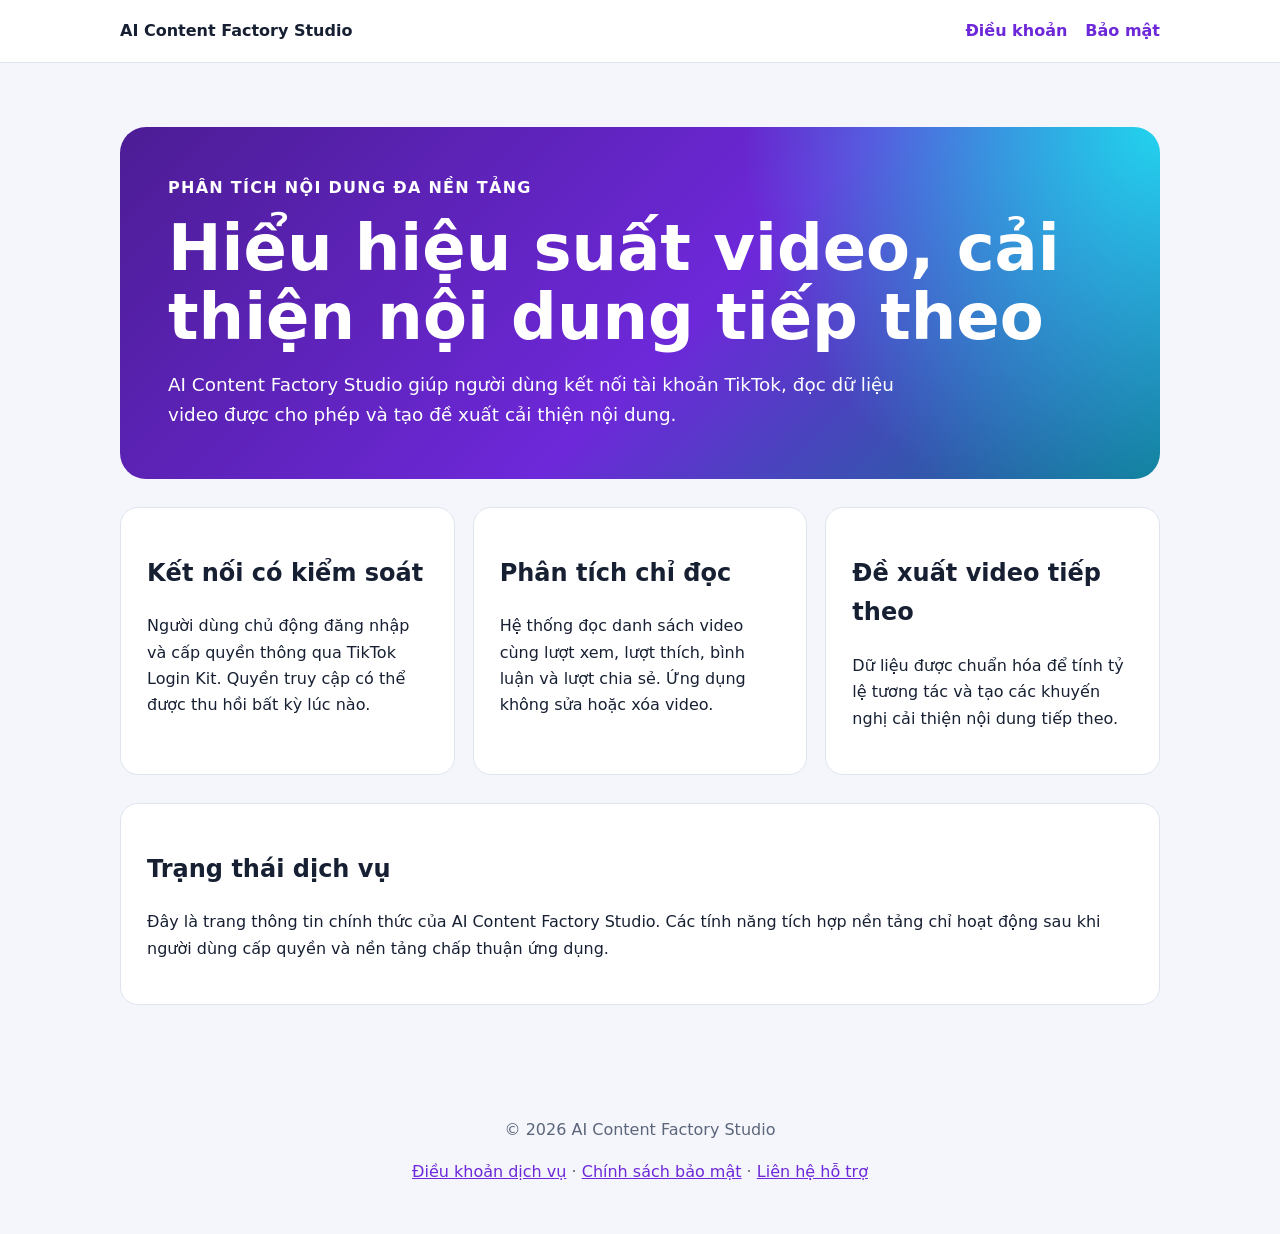
<file: index.html>
<!doctype html>
<html lang="vi">
<head>
  <meta charset="utf-8">
  <meta name="viewport" content="width=device-width,initial-scale=1">
  <title>AI Content Factory Studio</title>
  <meta name="description" content="Phân tích hiệu suất video và đề xuất nội dung chất lượng hơn.">
  <link rel="stylesheet" href="./assets/styles.css">
</head>
<body>
  <header class="site-header">
    <a class="brand" href="./">AI Content Factory Studio</a>
    <nav>
      <a href="./terms/">Điều khoản</a>
      <a href="./privacy/">Bảo mật</a>
    </nav>
  </header>

  <main class="container">
    <section class="hero">
      <p class="eyebrow">Phân tích nội dung đa nền tảng</p>
      <h1>Hiểu hiệu suất video, cải thiện nội dung tiếp theo</h1>
      <p class="lead">
        AI Content Factory Studio giúp người dùng kết nối tài khoản TikTok,
        đọc dữ liệu video được cho phép và tạo đề xuất cải thiện nội dung.
      </p>
    </section>

    <section class="grid">
      <article class="card">
        <h2>Kết nối có kiểm soát</h2>
        <p>
          Người dùng chủ động đăng nhập và cấp quyền thông qua TikTok
          Login Kit. Quyền truy cập có thể được thu hồi bất kỳ lúc nào.
        </p>
      </article>

      <article class="card">
        <h2>Phân tích chỉ đọc</h2>
        <p>
          Hệ thống đọc danh sách video cùng lượt xem, lượt thích,
          bình luận và lượt chia sẻ. Ứng dụng không sửa hoặc xóa video.
        </p>
      </article>

      <article class="card">
        <h2>Đề xuất video tiếp theo</h2>
        <p>
          Dữ liệu được chuẩn hóa để tính tỷ lệ tương tác và tạo các
          khuyến nghị cải thiện nội dung tiếp theo.
        </p>
      </article>
    </section>

    <section class="notice">
      <h2>Trạng thái dịch vụ</h2>
      <p>
        Đây là trang thông tin chính thức của AI Content Factory Studio.
        Các tính năng tích hợp nền tảng chỉ hoạt động sau khi người dùng
        cấp quyền và nền tảng chấp thuận ứng dụng.
      </p>
    </section>
  </main>

  <footer>
    <p>© 2026 AI Content Factory Studio</p>
    <p>
      <a href="./terms/">Điều khoản dịch vụ</a>
      ·
      <a href="./privacy/">Chính sách bảo mật</a>
      ·
      <a href="https://github.com/letuong0794-sudo/AI-Content-Factory-Site/issues">
        Liên hệ hỗ trợ
      </a>
    </p>
  </footer>
</body>
</html>
</file>
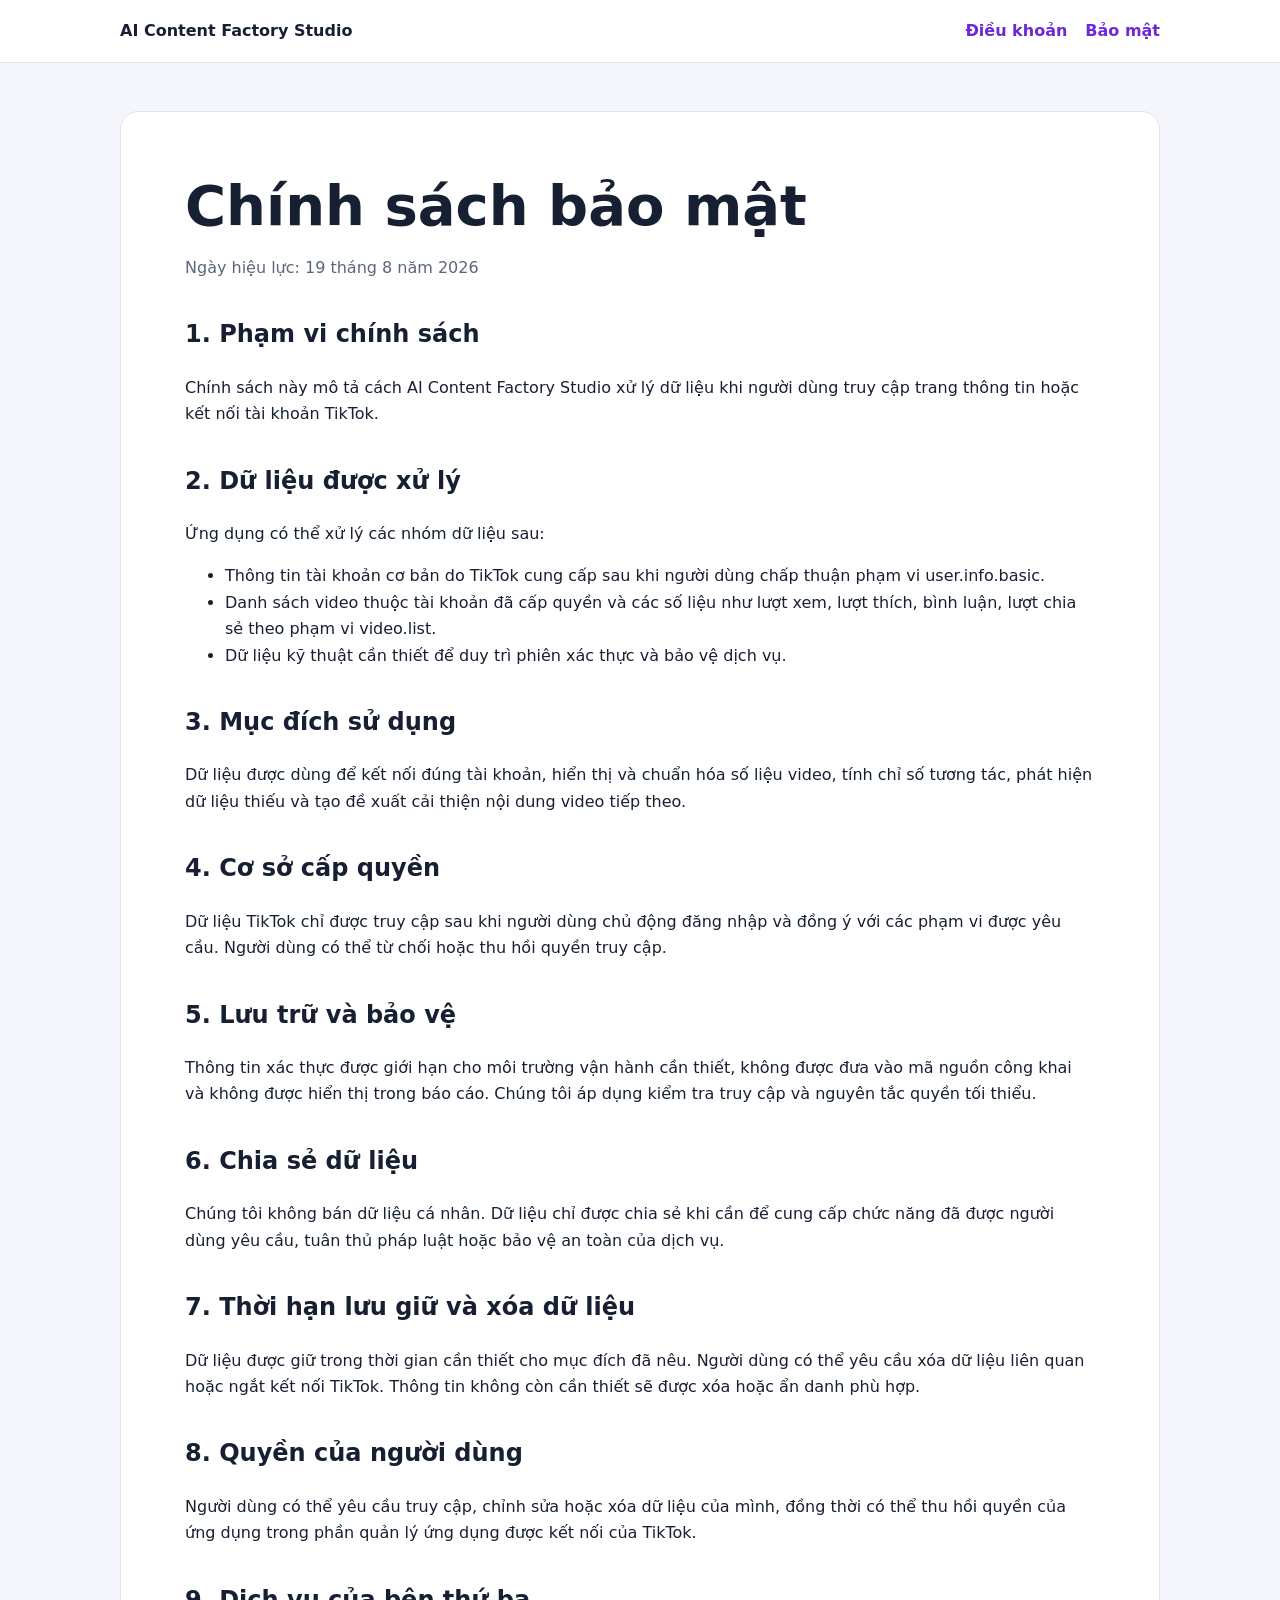
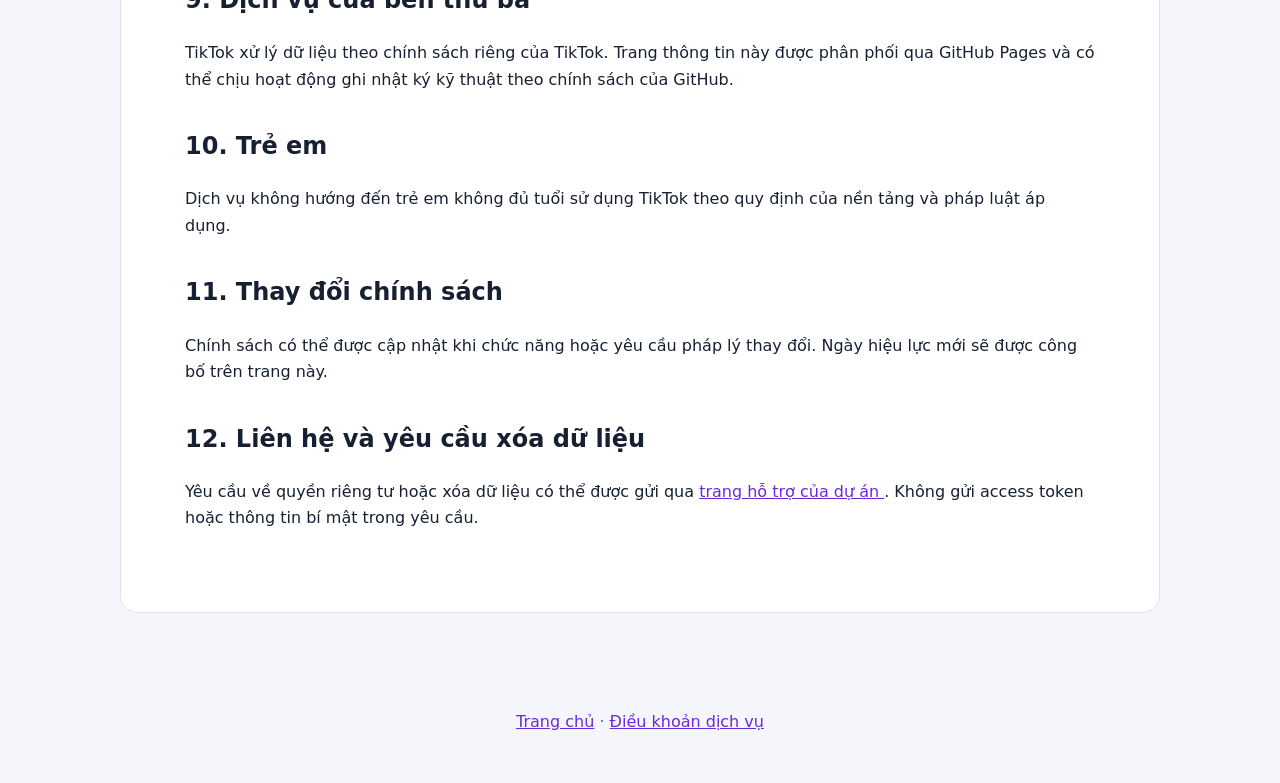
<file: privacy/index.html>
<!doctype html>
<html lang="vi">
<head>
  <meta charset="utf-8">
  <meta name="viewport" content="width=device-width,initial-scale=1">
  <title>Chính sách bảo mật | AI Content Factory Studio</title>
  <meta name="description" content="Chính sách bảo mật của AI Content Factory Studio.">
  <link rel="stylesheet" href="../assets/styles.css">
</head>
<body>
  <header class="site-header">
    <a class="brand" href="../">AI Content Factory Studio</a>
    <nav>
      <a href="../terms/">Điều khoản</a>
      <a aria-current="page" href="./">Bảo mật</a>
    </nav>
  </header>

  <main class="container legal">
    <h1>Chính sách bảo mật</h1>
    <p class="updated">Ngày hiệu lực: 19 tháng 8 năm 2026</p>

    <h2>1. Phạm vi chính sách</h2>
    <p>
      Chính sách này mô tả cách AI Content Factory Studio xử lý dữ liệu khi
      người dùng truy cập trang thông tin hoặc kết nối tài khoản TikTok.
    </p>

    <h2>2. Dữ liệu được xử lý</h2>
    <p>Ứng dụng có thể xử lý các nhóm dữ liệu sau:</p>
    <ul>
      <li>
        Thông tin tài khoản cơ bản do TikTok cung cấp sau khi người dùng
        chấp thuận phạm vi user.info.basic.
      </li>
      <li>
        Danh sách video thuộc tài khoản đã cấp quyền và các số liệu như lượt
        xem, lượt thích, bình luận, lượt chia sẻ theo phạm vi video.list.
      </li>
      <li>
        Dữ liệu kỹ thuật cần thiết để duy trì phiên xác thực và bảo vệ dịch vụ.
      </li>
    </ul>

    <h2>3. Mục đích sử dụng</h2>
    <p>
      Dữ liệu được dùng để kết nối đúng tài khoản, hiển thị và chuẩn hóa số
      liệu video, tính chỉ số tương tác, phát hiện dữ liệu thiếu và tạo đề
      xuất cải thiện nội dung video tiếp theo.
    </p>

    <h2>4. Cơ sở cấp quyền</h2>
    <p>
      Dữ liệu TikTok chỉ được truy cập sau khi người dùng chủ động đăng nhập
      và đồng ý với các phạm vi được yêu cầu. Người dùng có thể từ chối hoặc
      thu hồi quyền truy cập.
    </p>

    <h2>5. Lưu trữ và bảo vệ</h2>
    <p>
      Thông tin xác thực được giới hạn cho môi trường vận hành cần thiết,
      không được đưa vào mã nguồn công khai và không được hiển thị trong báo
      cáo. Chúng tôi áp dụng kiểm tra truy cập và nguyên tắc quyền tối thiểu.
    </p>

    <h2>6. Chia sẻ dữ liệu</h2>
    <p>
      Chúng tôi không bán dữ liệu cá nhân. Dữ liệu chỉ được chia sẻ khi cần
      để cung cấp chức năng đã được người dùng yêu cầu, tuân thủ pháp luật
      hoặc bảo vệ an toàn của dịch vụ.
    </p>

    <h2>7. Thời hạn lưu giữ và xóa dữ liệu</h2>
    <p>
      Dữ liệu được giữ trong thời gian cần thiết cho mục đích đã nêu. Người
      dùng có thể yêu cầu xóa dữ liệu liên quan hoặc ngắt kết nối TikTok.
      Thông tin không còn cần thiết sẽ được xóa hoặc ẩn danh phù hợp.
    </p>

    <h2>8. Quyền của người dùng</h2>
    <p>
      Người dùng có thể yêu cầu truy cập, chỉnh sửa hoặc xóa dữ liệu của mình,
      đồng thời có thể thu hồi quyền của ứng dụng trong phần quản lý ứng dụng
      được kết nối của TikTok.
    </p>

    <h2>9. Dịch vụ của bên thứ ba</h2>
    <p>
      TikTok xử lý dữ liệu theo chính sách riêng của TikTok. Trang thông tin
      này được phân phối qua GitHub Pages và có thể chịu hoạt động ghi nhật
      ký kỹ thuật theo chính sách của GitHub.
    </p>

    <h2>10. Trẻ em</h2>
    <p>
      Dịch vụ không hướng đến trẻ em không đủ tuổi sử dụng TikTok theo quy
      định của nền tảng và pháp luật áp dụng.
    </p>

    <h2>11. Thay đổi chính sách</h2>
    <p>
      Chính sách có thể được cập nhật khi chức năng hoặc yêu cầu pháp lý thay
      đổi. Ngày hiệu lực mới sẽ được công bố trên trang này.
    </p>

    <h2>12. Liên hệ và yêu cầu xóa dữ liệu</h2>
    <p>
      Yêu cầu về quyền riêng tư hoặc xóa dữ liệu có thể được gửi qua
      <a href="https://github.com/letuong0794-sudo/AI-Content-Factory-Site/issues">
        trang hỗ trợ của dự án
      </a>. Không gửi access token hoặc thông tin bí mật trong yêu cầu.
    </p>
  </main>

  <footer>
    <p>
      <a href="../">Trang chủ</a>
      ·
      <a href="../terms/">Điều khoản dịch vụ</a>
    </p>
  </footer>
</body>
</html>
</file>
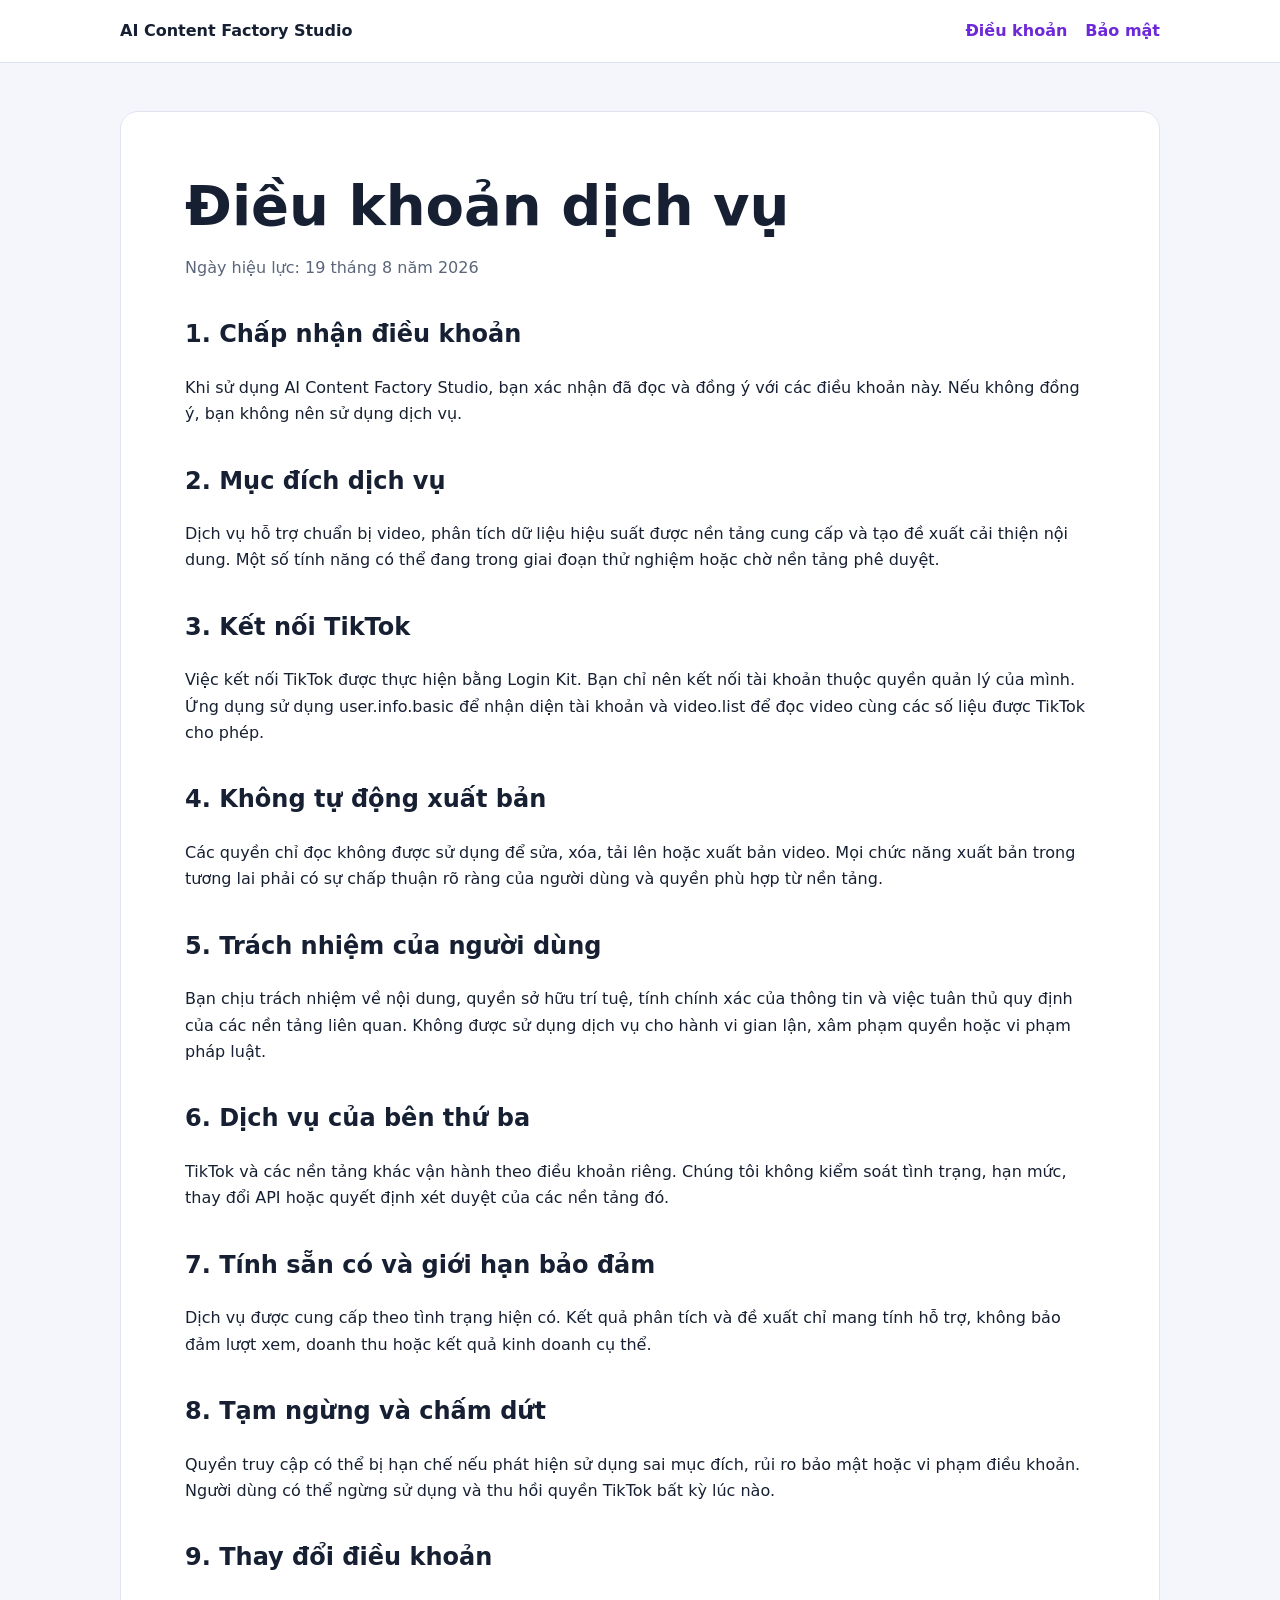
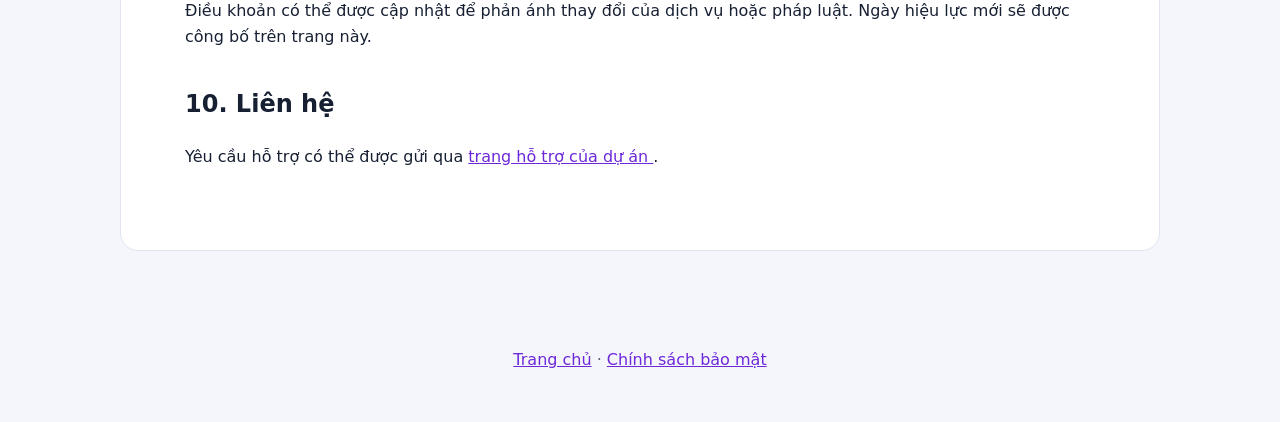
<file: terms/index.html>
<!doctype html>
<html lang="vi">
<head>
  <meta charset="utf-8">
  <meta name="viewport" content="width=device-width,initial-scale=1">
  <title>Điều khoản dịch vụ | AI Content Factory Studio</title>
  <meta name="description" content="Điều khoản dịch vụ của AI Content Factory Studio.">
  <link rel="stylesheet" href="../assets/styles.css">
</head>
<body>
  <header class="site-header">
    <a class="brand" href="../">AI Content Factory Studio</a>
    <nav>
      <a aria-current="page" href="./">Điều khoản</a>
      <a href="../privacy/">Bảo mật</a>
    </nav>
  </header>

  <main class="container legal">
    <h1>Điều khoản dịch vụ</h1>
    <p class="updated">Ngày hiệu lực: 19 tháng 8 năm 2026</p>

    <h2>1. Chấp nhận điều khoản</h2>
    <p>
      Khi sử dụng AI Content Factory Studio, bạn xác nhận đã đọc và đồng ý
      với các điều khoản này. Nếu không đồng ý, bạn không nên sử dụng dịch vụ.
    </p>

    <h2>2. Mục đích dịch vụ</h2>
    <p>
      Dịch vụ hỗ trợ chuẩn bị video, phân tích dữ liệu hiệu suất được nền
      tảng cung cấp và tạo đề xuất cải thiện nội dung. Một số tính năng có
      thể đang trong giai đoạn thử nghiệm hoặc chờ nền tảng phê duyệt.
    </p>

    <h2>3. Kết nối TikTok</h2>
    <p>
      Việc kết nối TikTok được thực hiện bằng Login Kit. Bạn chỉ nên kết nối
      tài khoản thuộc quyền quản lý của mình. Ứng dụng sử dụng
      user.info.basic để nhận diện tài khoản và video.list để đọc video cùng
      các số liệu được TikTok cho phép.
    </p>

    <h2>4. Không tự động xuất bản</h2>
    <p>
      Các quyền chỉ đọc không được sử dụng để sửa, xóa, tải lên hoặc xuất bản
      video. Mọi chức năng xuất bản trong tương lai phải có sự chấp thuận rõ
      ràng của người dùng và quyền phù hợp từ nền tảng.
    </p>

    <h2>5. Trách nhiệm của người dùng</h2>
    <p>
      Bạn chịu trách nhiệm về nội dung, quyền sở hữu trí tuệ, tính chính xác
      của thông tin và việc tuân thủ quy định của các nền tảng liên quan.
      Không được sử dụng dịch vụ cho hành vi gian lận, xâm phạm quyền hoặc
      vi phạm pháp luật.
    </p>

    <h2>6. Dịch vụ của bên thứ ba</h2>
    <p>
      TikTok và các nền tảng khác vận hành theo điều khoản riêng. Chúng tôi
      không kiểm soát tình trạng, hạn mức, thay đổi API hoặc quyết định xét
      duyệt của các nền tảng đó.
    </p>

    <h2>7. Tính sẵn có và giới hạn bảo đảm</h2>
    <p>
      Dịch vụ được cung cấp theo tình trạng hiện có. Kết quả phân tích và đề
      xuất chỉ mang tính hỗ trợ, không bảo đảm lượt xem, doanh thu hoặc kết
      quả kinh doanh cụ thể.
    </p>

    <h2>8. Tạm ngừng và chấm dứt</h2>
    <p>
      Quyền truy cập có thể bị hạn chế nếu phát hiện sử dụng sai mục đích,
      rủi ro bảo mật hoặc vi phạm điều khoản. Người dùng có thể ngừng sử dụng
      và thu hồi quyền TikTok bất kỳ lúc nào.
    </p>

    <h2>9. Thay đổi điều khoản</h2>
    <p>
      Điều khoản có thể được cập nhật để phản ánh thay đổi của dịch vụ hoặc
      pháp luật. Ngày hiệu lực mới sẽ được công bố trên trang này.
    </p>

    <h2>10. Liên hệ</h2>
    <p>
      Yêu cầu hỗ trợ có thể được gửi qua
      <a href="https://github.com/letuong0794-sudo/AI-Content-Factory-Site/issues">
        trang hỗ trợ của dự án
      </a>.
    </p>
  </main>

  <footer>
    <p>
      <a href="../">Trang chủ</a>
      ·
      <a href="../privacy/">Chính sách bảo mật</a>
    </p>
  </footer>
</body>
</html>
</file>
<file: assets/styles.css>
:root {
  color-scheme: light;
  --ink: #172033;
  --muted: #5c667a;
  --surface: #ffffff;
  --soft: #f4f6fb;
  --line: #dfe4ee;
  --accent: #6d28d9;
  --accent-two: #0891b2;
}

* {
  box-sizing: border-box;
}

body {
  margin: 0;
  color: var(--ink);
  background: var(--soft);
  font-family: Inter, ui-sans-serif, system-ui, -apple-system, "Segoe UI",
    sans-serif;
  line-height: 1.65;
}

a {
  color: var(--accent);
}

.site-header {
  display: flex;
  justify-content: space-between;
  align-items: center;
  gap: 24px;
  padding: 18px max(24px, calc((100% - 1040px) / 2));
  background: var(--surface);
  border-bottom: 1px solid var(--line);
}

.brand {
  color: var(--ink);
  font-weight: 800;
  text-decoration: none;
}

nav {
  display: flex;
  gap: 18px;
}

nav a {
  font-weight: 650;
  text-decoration: none;
}

.container {
  width: min(1040px, calc(100% - 40px));
  margin: 0 auto;
  padding: 64px 0;
}

.hero {
  padding: 48px;
  color: white;
  border-radius: 26px;
  background:
    radial-gradient(circle at top right, #22d3ee 0, transparent 38%),
    linear-gradient(135deg, #4c1d95, #6d28d9 55%, #0e7490);
}

.eyebrow {
  margin: 0 0 12px;
  font-weight: 750;
  text-transform: uppercase;
  letter-spacing: .08em;
}

h1 {
  margin: 0 0 18px;
  font-size: clamp(2rem, 5vw, 4rem);
  line-height: 1.08;
}

.lead {
  max-width: 760px;
  margin: 0;
  font-size: 1.15rem;
}

.grid {
  display: grid;
  grid-template-columns: repeat(3, 1fr);
  gap: 18px;
  margin: 28px 0;
}

.card,
.notice,
.legal {
  background: var(--surface);
  border: 1px solid var(--line);
  border-radius: 18px;
}

.card,
.notice {
  padding: 26px;
}

.legal {
  margin-top: 48px;
  margin-bottom: 48px;
  padding: clamp(24px, 6vw, 64px);
}

.legal h1 {
  font-size: clamp(2rem, 5vw, 3.5rem);
}

.legal h2 {
  margin-top: 34px;
}

.updated {
  color: var(--muted);
}

footer {
  padding: 32px 20px;
  text-align: center;
  color: var(--muted);
}

@media (max-width: 760px) {
  .site-header {
    align-items: flex-start;
    flex-direction: column;
  }

  .grid {
    grid-template-columns: 1fr;
  }

  .hero {
    padding: 30px 24px;
  }
}
</file>
